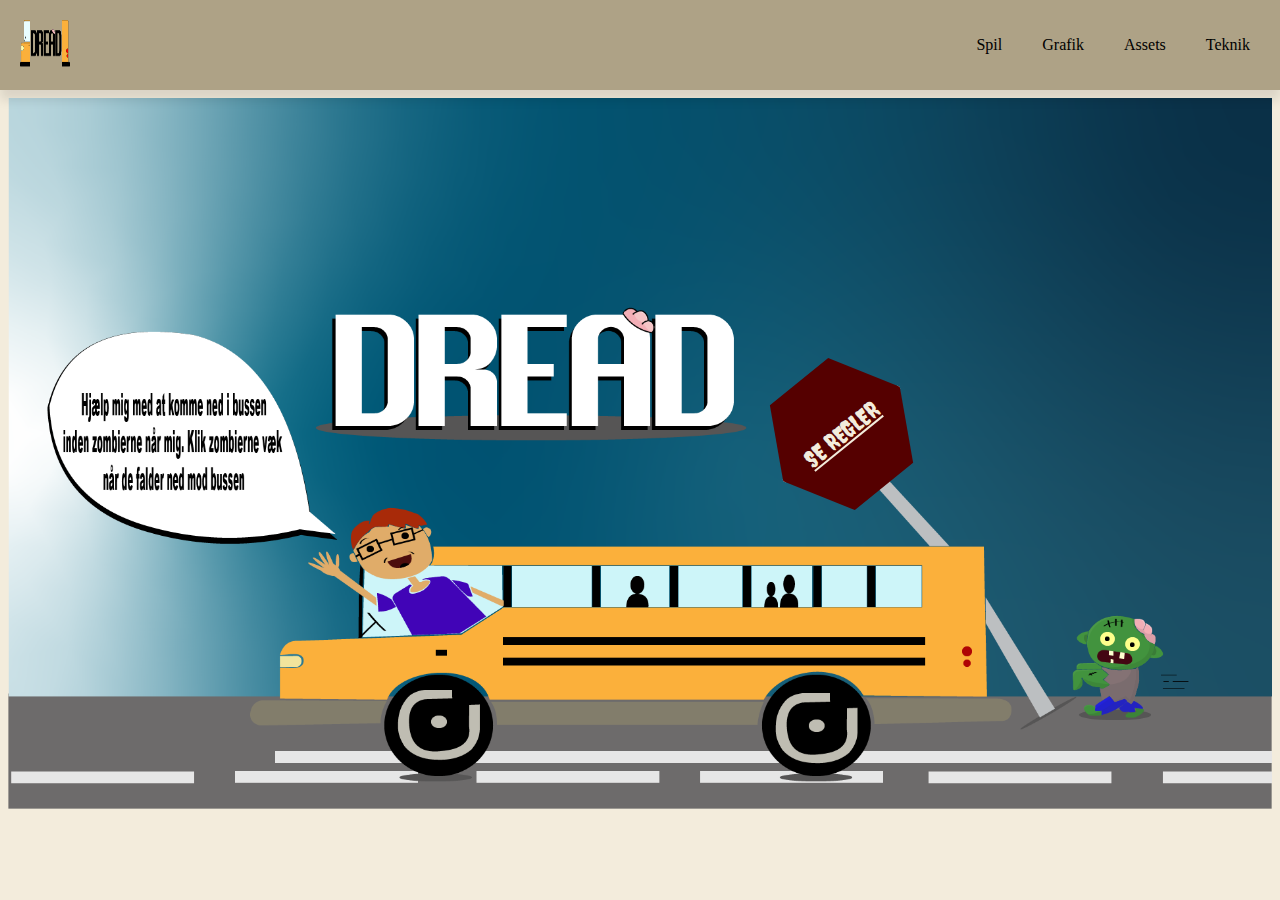
<file: index.html>
<!DOCTYPE html>
<html lang="da">

<head>
    <meta charset="UTF-8">
    <meta name="viewport" content="width=device-width, initial-scale=1.0">
    <title>Forside</title>

    <link rel="preconnect" href="https://fonts.googleapis.com">
    <link rel="preconnect" href="https://fonts.gstatic.com" crossorigin>
    <link
        href="https://fonts.googleapis.com/css2?family=Creepster&family=Maitree&family=Sarabun:ital,wght@0,100;0,200;0,300;0,400;0,500;0,600;0,700;0,800;1,100;1,200;1,300;1,400;1,500;1,600;1,700;1,800&display=swap"
        rel="stylesheet">

    <link rel="stylesheet" href="style.css">
    <link rel="stylesheet" href="layout.css">
    <link rel="stylesheet" href="spil.css">
</head>

<body>

    <header>
        <div class="logo">
            <a href="index.html">
                <img src="logo.webp" alt="Logo">
            </a>
        </div>
        <nav>
            <ul class="menu">
                <li><a href="spil.html">Spil</a></li>
                <li><a href="grafik.html">Grafik</a></li>
                <li><a href="assets.html">Assets</a></li>
                <li><a href="teknik.html">Teknik</a></li>
            </ul>
            <div class="burger">
                <div class="line"></div>
                <div class="line"></div>
                <div class="line"></div>
            </div>
        </nav>
    </header>

    <main>
        <div class="container">
            <img src="billeder/forside.png" alt="Forside">
            <a href="spil.html" id="forside_knap">SE REGLER</a>
        </div>
    </main>

    <footer></footer>
    <script src="menu.js"></script>
    <script src="animation.js"></script>
</body>

</html>
</file>
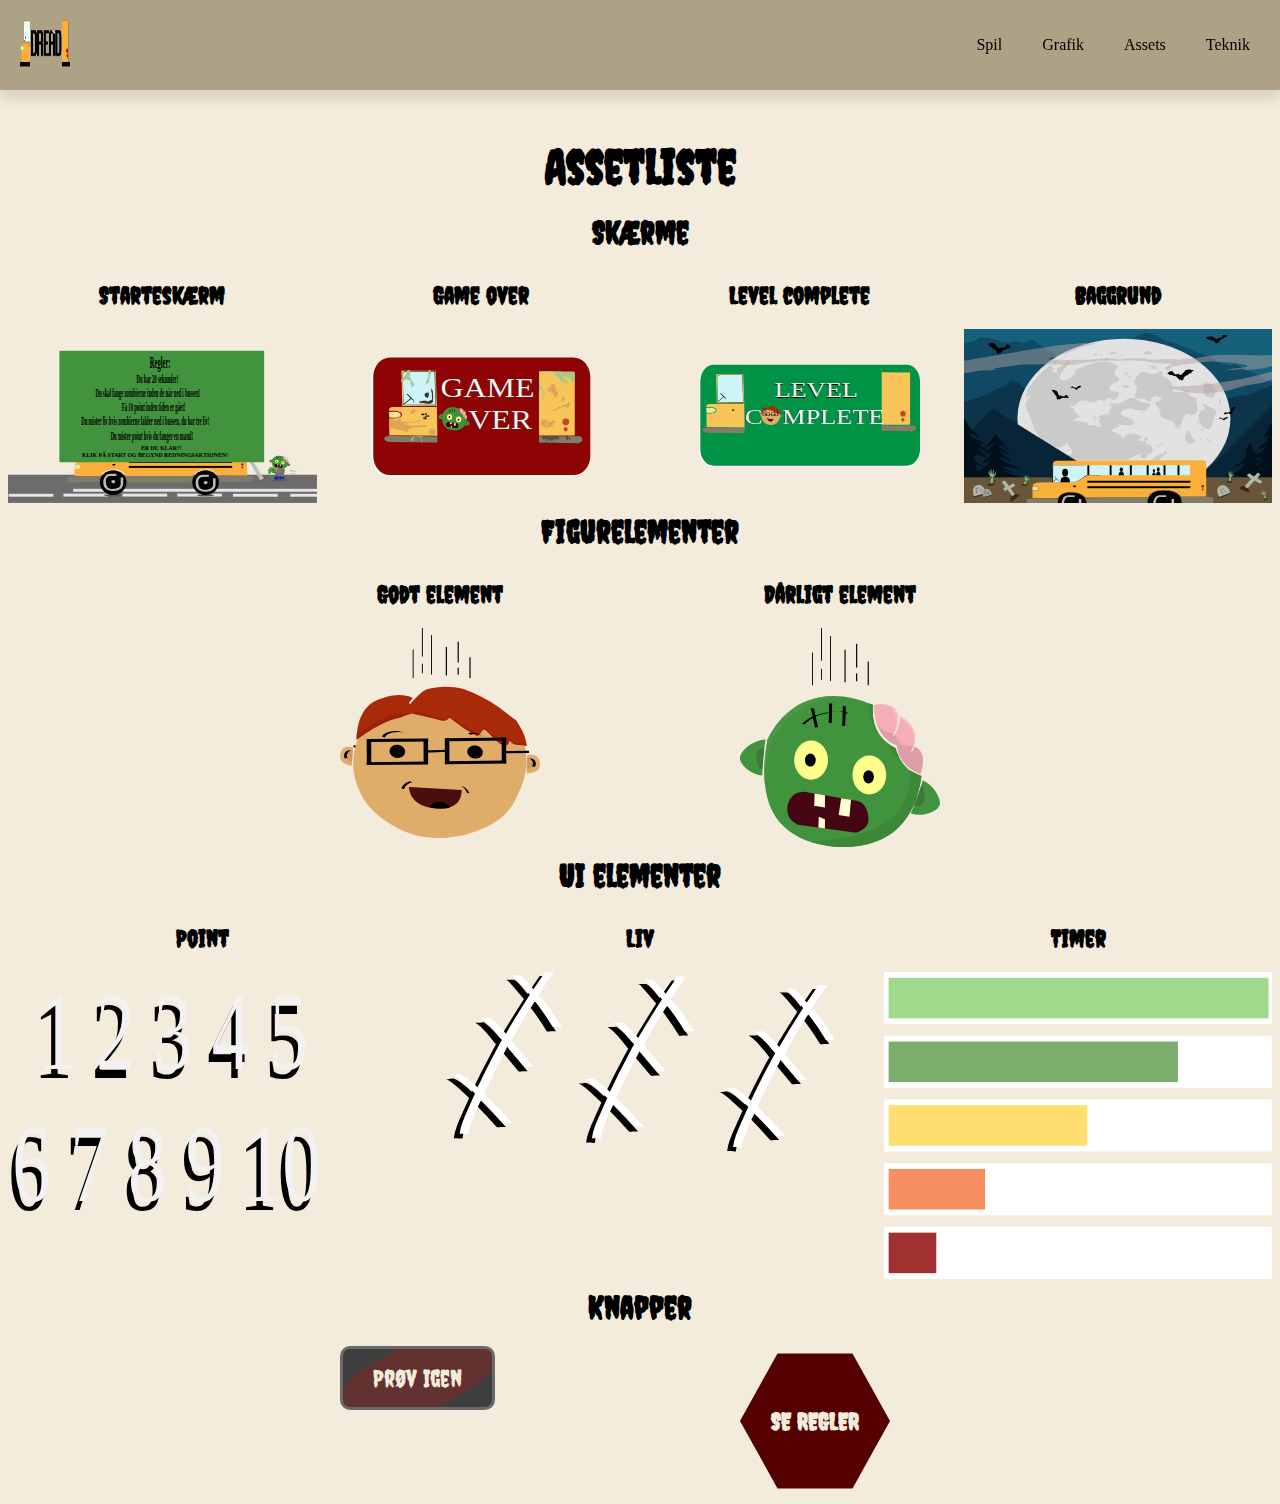
<file: assets.html>
<!DOCTYPE html>
<html lang="da">

<head>
    <meta charset="UTF-8">
    <meta name="viewport" content="width=device-width, initial-scale=1.0">
    <title>Forside</title>

    <link rel="preconnect" href="https://fonts.googleapis.com">
    <link rel="preconnect" href="https://fonts.gstatic.com" crossorigin>
    <link
        href="https://fonts.googleapis.com/css2?family=Creepster&family=Maitree&family=Sarabun:ital,wght@0,100;0,200;0,300;0,400;0,500;0,600;0,700;0,800;1,100;1,200;1,300;1,400;1,500;1,600;1,700;1,800&display=swap"
        rel="stylesheet">

    <link rel="stylesheet" href="style.css">
    <link rel="stylesheet" href="layout.css">
    <link rel="stylesheet" href="spil.css">
</head>

<body>

    <header>
        <div class="logo">
            <a href="index.html">
                <img src="logo.webp" alt="Logo">
            </a>
        </div>
        <nav>
            <ul class="menu">
                <li><a href="spil.html">Spil</a></li>
                <li><a href="grafik.html">Grafik</a></li>
                <li><a href="assets.html">Assets</a></li>
                <li><a href="teknik.html">Teknik</a></li>
            </ul>
            <div class="burger">
                <div class="line"></div>
                <div class="line"></div>
                <div class="line"></div>
            </div>
        </nav>
    </header>

    <main>
        <h1>Assetliste</h1>

        <h2>Skærme</h2>

        <div class="grid_1_1_1_1">
            <div>
                <h3>Starteskærm</h3>
                <img src="billeder/startskærm.svg" alt="Startskærm">
            </div>

            <div>
                <h3>Game over</h3>
                <img src="billeder/game-over.svg" alt="Game over">
            </div>

            <div>
                <h3>Level complete</h3>
                <img src="billeder/level-complete.svg" alt="Level complete">
            </div>

            <div>
                <h3>Baggrund</h3>
                <img src="billeder/baggrund.svg" alt="">
            </div>
        </div>

        <h2>Figurelementer</h2>

        <div class="grid_1_1">

            <div>
                <h3>Godt element</h3>
                <img src="billeder/mand.svg" alt="Mand">
            </div>

            <div>
                <h3>Dårligt element</h3>
                <img src="billeder/zombie.svg" alt="Zombie">
            </div>

        </div>

        <h2>UI elementer</h2>

        <div class="grid_1_1_1">

            <div>
                <h3>Point</h3>
                <img src="billeder/point.svg" alt="Point">
            </div>

            <div>
                <h3>Liv</h3>
                <img class="liv" src="billeder/liv_a3.svg" alt="Liv">
            </div>

            <div>
                <h3>Timer</h3>
                <img src="billeder/timer.svg" alt="Timer">
            </div>
        </div>

        <h2>Knapper</h2>

        <div class="grid_1_1">

            <div>
                <button class="zombie-button"><span>Prøv Igen</span></button>
            </div>

            <div>
                <button class="stop-sign-button">Se Regler</button>
            </div>

        </div>

    </main>

    <footer></footer>
    <script src="menu.js"></script>
    <script src="animation.js"></script>
</body>

</html>
</file>
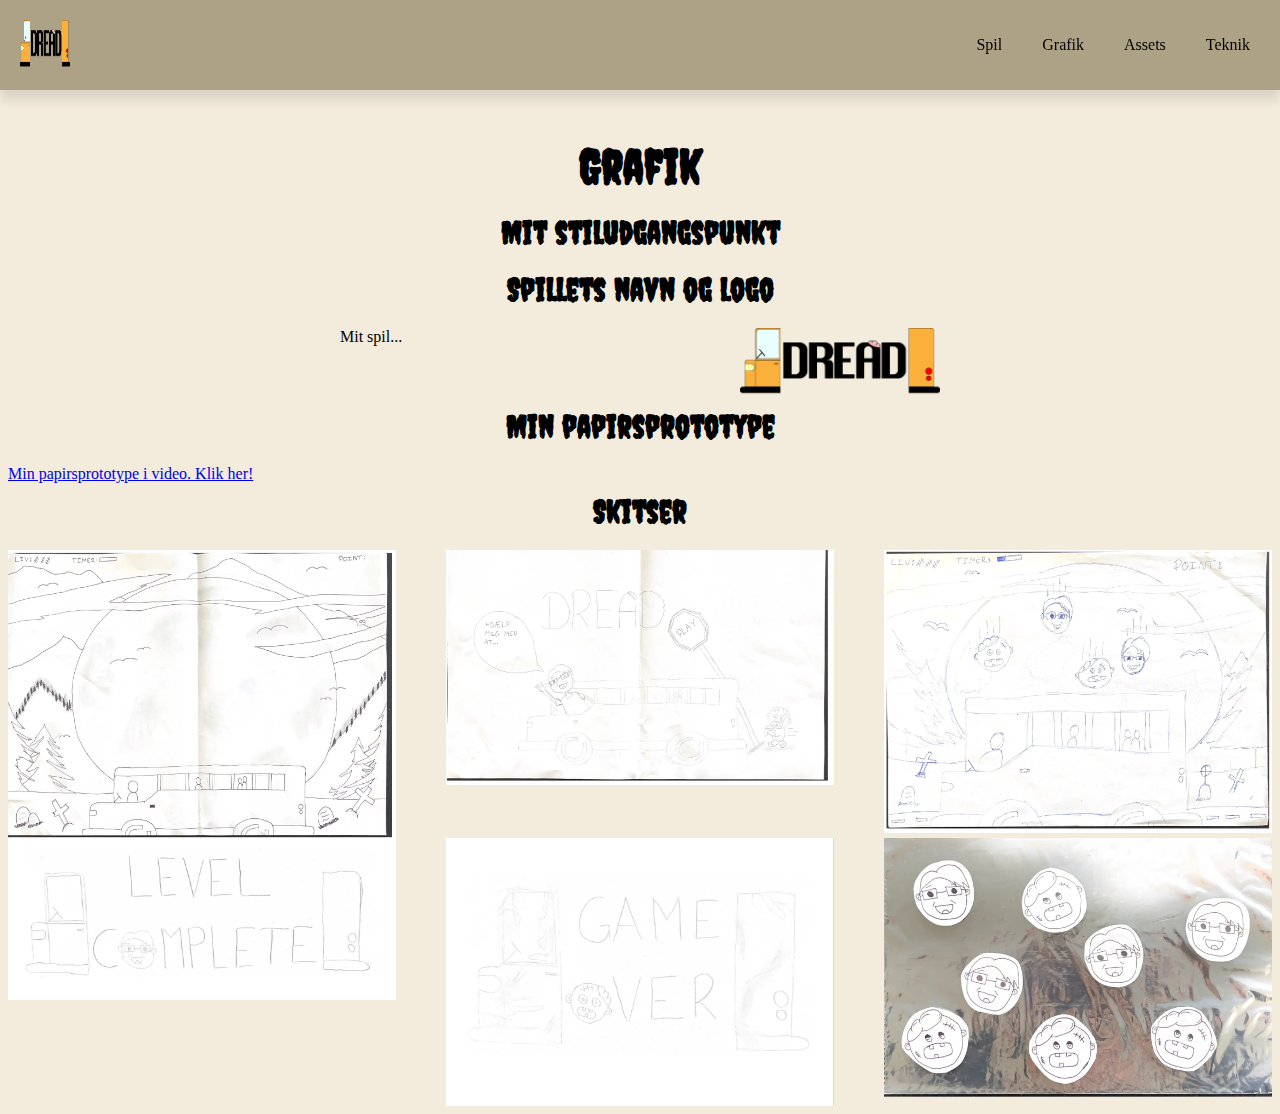
<file: grafik.html>
<!DOCTYPE html>
<html lang="da">

<head>
    <meta charset="UTF-8">
    <meta name="viewport" content="width=device-width, initial-scale=1.0">
    <title>Forside</title>

    <link rel="preconnect" href="https://fonts.googleapis.com">
    <link rel="preconnect" href="https://fonts.gstatic.com" crossorigin>
    <link
        href="https://fonts.googleapis.com/css2?family=Creepster&family=Maitree&family=Sarabun:ital,wght@0,100;0,200;0,300;0,400;0,500;0,600;0,700;0,800;1,100;1,200;1,300;1,400;1,500;1,600;1,700;1,800&display=swap"
        rel="stylesheet">

    <link rel="stylesheet" href="style.css">
    <link rel="stylesheet" href="layout.css">
    <link rel="stylesheet" href="spil.css">
</head>

<body>

    <header>
        <div class="logo">
            <a href="index.html">
                <img src="logo.webp" alt="Logo">
            </a>
        </div>
        <nav>
            <ul class="menu">
                <li><a href="spil.html">Spil</a></li>
                <li><a href="grafik.html">Grafik</a></li>
                <li><a href="assets.html">Assets</a></li>
                <li><a href="teknik.html">Teknik</a></li>
            </ul>
            <div class="burger">
                <div class="line"></div>
                <div class="line"></div>
                <div class="line"></div>
            </div>
        </nav>
    </header>

    <main>
        <h1>Grafik</h1>

        <h2>Mit stiludgangspunkt</h2>

        <h2>Spillets navn og logo</h2>

        <div class="grid_1_1">
            <p>Mit spil...</p>

            <img src="logo.webp" alt="Logo">
        </div>

        <h2>Min papirsprototype</h2>

        <a href="https://www.youtube.com/watch?v=CyxBnmQt4Cs"> Min papirsprototype i video. Klik
            her!</a>


        <h2>Skitser</h2>

        <div class="grid_1_1_1">

            <div>
                <img src="grafik-skitser/baggrund.webp" alt="baggrund">
            </div>

            <div>
                <img src="grafik-skitser/forside.webp" alt="Forside">
            </div>

            <div>
                <img src="grafik-skitser/spillet.webp" alt="Spillet">
            </div>

        </div>

        <div class="grid_1_1_1">

            <div>
                <img src="grafik-skitser/complete.webp" alt="complete">
            </div>

            <div>
                <img src="grafik-skitser/over.webp" alt="over">
            </div>

            <div>
                <img src="grafik-skitser/elementer.webp" alt="elementer">
            </div>

        </div>

    </main>

    <footer></footer>
    <script src="menu.js"></script>
    <script src="animation.js"></script>
</body>

</html>
</file>
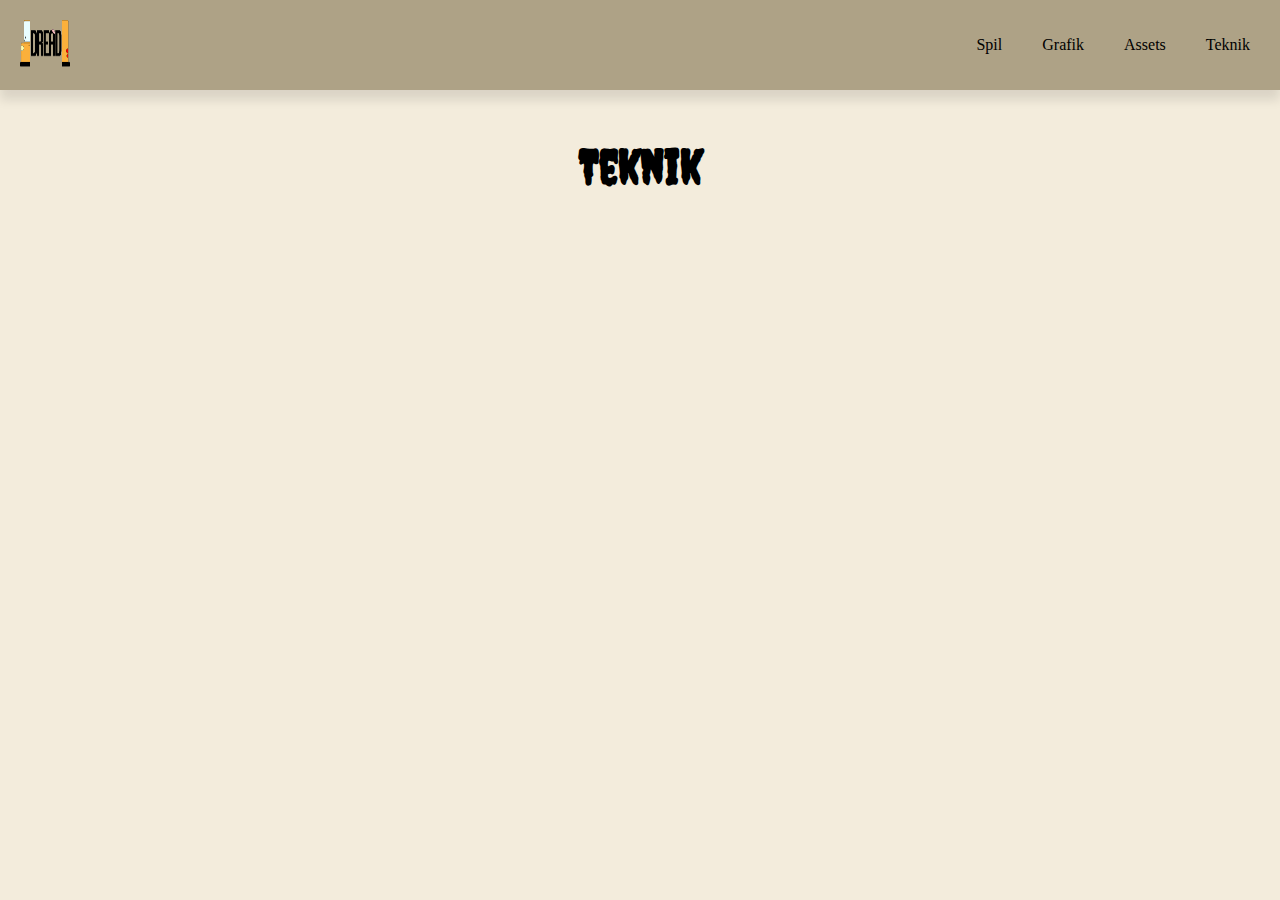
<file: teknik.html>
<!DOCTYPE html>
<html lang="da">

<head>
    <meta charset="UTF-8">
    <meta name="viewport" content="width=device-width, initial-scale=1.0">
    <title>Forside</title>

    <link rel="preconnect" href="https://fonts.googleapis.com">
    <link rel="preconnect" href="https://fonts.gstatic.com" crossorigin>
    <link
        href="https://fonts.googleapis.com/css2?family=Creepster&family=Maitree&family=Sarabun:ital,wght@0,100;0,200;0,300;0,400;0,500;0,600;0,700;0,800;1,100;1,200;1,300;1,400;1,500;1,600;1,700;1,800&display=swap"
        rel="stylesheet">

    <link rel="stylesheet" href="style.css">
    <link rel="stylesheet" href="layout.css">
    <link rel="stylesheet" href="spil.css">
</head>

<body>

    <header>
        <div class="logo">
            <a href="index.html">
                <img src="logo.webp" alt="Logo">
            </a>
        </div>
        <nav>
            <ul class="menu">
                <li><a href="spil.html">Spil</a></li>
                <li><a href="grafik.html">Grafik</a></li>
                <li><a href="assets.html">Assets</a></li>
                <li><a href="teknik.html">Teknik</a></li>
            </ul>
            <div class="burger">
                <div class="line"></div>
                <div class="line"></div>
                <div class="line"></div>
            </div>
        </nav>
    </header>

    <main>
        <h1>Teknik</h1>
    </main>

    <footer></footer>
    <script src="menu.js"></script>
    <script src="animation.js"></script>
</body>

</html>
</file>
<file: style.css>
img {
  width: 100%;
  height: auto;
  display: block;
}

/* Menu */

* {
  margin: 0;
  padding: 0;
  box-sizing: border-box;
}

header {
  position: sticky;
  top: 0;
  display: flex;
  justify-content: space-between;
  align-items: center;
  padding: 20px;
  background-color: #aea286;
  box-shadow: 0 10px 10px rgba(0, 0, 0, 0.1);
  z-index: 2000; /* Gør z-index højere end hero-billedet */
}

.logo img {
  width: 50px;
  height: 50px;
}

nav {
  display: flex;
  align-items: center;
}

.menu {
  display: flex;
  list-style: none;
  margin: 0;
  padding: 0;
}

.menu li {
  margin-right: 20px;
}

.menu li:last-child {
  margin-right: 0;
}

.menu a {
  display: block;
  padding: 10px;
  color: #000000;
  text-decoration: none;
  transition: color 0.3s;
  text-align: end;
}

.menu a:hover {
  color: #0e405a;
}

.burger {
  width: 30px;
  height: 20px;
  cursor: pointer;
}

.burger .line {
  width: 100%;
  height: 2px;
  background-color: #000000;
  margin-bottom: 5px;
  transition: 0.2s linear;
}
.burger {
  display: none;
}
@media screen and (max-width: 800px) {
  .menu {
    display: none;
  }
  .burger {
    display: block;
  }
  .burger.active .line:nth-child(1) {
    transform: rotate(45deg) translate(5px, 5px);
    transition: 0.2s linear;
  }

  .burger.active .line:nth-child(2) {
    opacity: 0;
    transition: 0.15s linear;
  }

  .burger.active .line:nth-child(3) {
    transform: rotate(-45deg) translate(5px, -5px);
    transition: 0.2s linear;
  }

  nav.active .menu {
    display: block;
    background-color: #9f9898;
    position: absolute;
    top: 94px;
    left: 0;
    width: 100%;
    box-shadow: 0 10px 10px rgba(0, 0, 0, 0.1);
    z-index: 1;
  }

  nav.active .menu li {
    margin: 10px 20px;
  }

  nav.active .menu a {
    font-size: 24px;
  }
}

/* Overskrifter og fonts */

.creepster-regular {
  font-family: "Creepster", system-ui;
  font-weight: 400;
  font-style: normal;
}

h1,
h2,
h3 {
  font-family: "Creepster", system-ui;
  margin-top: 10px;
  text-align: center;
}

h1 {
  font-size: 3rem;
  margin-top: 40px;
  margin-bottom: 20px;
}

h2 {
  font-size: 2rem;
  margin-top: 10px;
  margin-bottom: 20px;
}

h3 {
  font-size: 1.5rem;
  margin-top: 10px;
  margin-bottom: 20px;
}

#game_ui {
  font-family: "Creepster", system-ui;
  font-size: 11px;
  margin-top: 10px;
  text-align: center;
  color: #f3ecdc;
}

/* Farver */

body {
  background-color: #f3ecdc;
}

main {
  background-color: #f3ecdc;
  padding: 0.5rem;
}

/* Timer */

#time_board {
  position: absolute;
  top: 3%; /* Placeres i toppen */
  right: 3%; /* Placeres til højre */
  width: 10%; /* Ændre bredden for en vandret timer */
}
#time_container {
  width: 110%; /* Ændre bredden for en vandret timer */
  aspect-ratio: 5 / 1; /* Forholdet skal være bredere end højere */
  border: solid 2.5px #f3ecdc; /* Synlig kant */
}
#time_sprite {
  width: 100%;
  height: 100%; /* Sikrer, at vi ser hele containeren til start */
  transform-origin: left; /* Krymper fra venstre mod højre */
}

.time {
  animation-name: time_kf;
  animation-duration: 15s;
  animation-iteration-count: 1;
  animation-timing-function: linear;
  animation-fill-mode: both;
}

@keyframes time_kf {
  0% {
    scale: 1 1;
    background-color: #a0d98b; /* Startfarve rød */
  }
  25% {
    background-color: #7dad6c; /* Skift 25% */
  }
  50% {
    background-color: #ffdd6e;
  }
  75% {
    background-color: #f68e5f;
  }
  100% {
    scale: 0 1;
    background-color: #a13030;
  }
}

/* Knapper */

/* Spil igen knap */

/* Grundstil for knappen */
.zombie-button {
  background-color: #3e3e3e; /* Mørkegrå baggrund */
  color: #f3ecdc; /* Lys tekst */
  font-family: "Creepster", cursive; /* Uhyggelig skrifttype */
  font-size: 24px;
  padding: 15px 30px;
  border: 3px solid #6a6a6a;
  border-radius: 10px;
  cursor: pointer;
  position: relative;
  overflow: hidden;
  transition: all 0.3s ease;
  outline: none;
}

/* Effekt når musen er over knappen */
.zombie-button:hover {
  background-color: #550000; /* Rødlig farve, som blod */
  color: #ffe1e1; /* Lys rød tekst */
  transform: translateY(-2px);
  box-shadow: 0px 4px 10px rgba(0, 0, 0, 0.4);
}

/* Ekstra styling (fx blodstænk) */
.zombie-button:before {
  content: "";
  position: absolute;
  top: 50%;
  left: 50%;
  width: 120%;
  height: 120%;
  background: rgba(255, 0, 0, 0.2);
  transform: translate(-50%, -50%) rotate(-30deg);
  border-radius: 30%;
  z-index: 1;
  pointer-events: none;
}

/* Placerer teksten foran blodstænk */
.zombie-button span {
  position: relative;
  z-index: 2;
}

/* Forside-play knap */

.container {
  position: relative;
  display: inline-block; /* Holder elementerne sammen */
}

/* Forside-play knap */
/* Grundstil for Hexagon knap */
#forside_knap {
  width: 150px;
  height: 150px;
  background-color: #550000; /* Klassisk stopskilt rød */
  color: #f3ecdc; /* Hvid tekst */
  font-family: "Creepster", cursive; /* Uhyggelig skrifttype */
  font-size: 24px;
  display: flex;
  align-items: center;
  justify-content: center;
  text-transform: uppercase;
  border: none;
  clip-path: polygon(25% 5%, 75% 5%, 100% 50%, 75% 95%, 25% 95%, 0% 50%); /* Hexagon form */
  cursor: pointer;
  transition: all 0.3s ease;
  position: absolute;
  box-shadow: 0px 0px 0px 5px #ffffff, /* Hvid kant */ 0px 4px 10px rgba(0, 0, 0, 0.3); /* Let skygge */
  top: 38%;
  left: 62%;
  transform: translate(-17%, -6%) rotate(-39deg);
  animation-name: start_knap_kf;
  animation-duration: 0.5s;
  animation-timing-function: linear;
  animation-iteration-count: infinite;
  animation-direction: alternate;
}

/* Hover-effekt for knappen */
#forside_knap:hover {
  background-color: #990000; /* Mørkere rød ved hover */
  box-shadow: 0px 0px 0px 5px #ffffff, /* Hvid kant */ 0px 6px 15px rgba(0, 0, 0, 0.5); /* Øget skygge */
  transform: scale(1.05); /* Lidt større ved hover */
  transform: translate(-17%, -6%) rotate(-39deg);
}

@keyframes start_knap_kf {
  100% {
    scale: 1.2;
  }
}

/* Grundstil for Hexagon knap */
.stop-sign-button {
  width: 150px;
  height: 150px;
  background-color: #550000; /* Klassisk stopskilt rød */
  color: #f3ecdc; /* Hvid tekst */
  font-family: Arial, sans-serif;
  font-weight: bold;
  font-size: 24px;
  display: flex;
  align-items: center;
  justify-content: center;
  text-transform: uppercase;
  border: none;
  clip-path: polygon(25% 5%, 75% 5%, 100% 50%, 75% 95%, 25% 95%, 0% 50%); /* Hexagon form */
  cursor: pointer;
  transition: all 0.3s ease;
  position: relative;
  box-shadow: 0px 0px 0px 5px #ffffff, /* Hvid kant */ 0px 4px 10px rgba(0, 0, 0, 0.3); /* Let skygge */
}

/* Hover-effekt for knappen */
.stop-sign-button:hover {
  background-color: #990000; /* Mørkere rød ved hover */
  box-shadow: 0px 0px 0px 5px #ffffff, /* Hvid kant */ 0px 6px 15px rgba(0, 0, 0, 0.5); /* Øget skygge */
  transform: scale(1.05); /* Lidt større ved hover */
}

.stop-sign-button {
  font-family: "Creepster", system-ui;
}
</file>
<file: layout.css>
/* Assetliste */

.grid_1_1_1_1 {
  display: grid;
  grid-template-columns: 1fr 1fr;
  gap: 10px;
}

.grid_1_1 {
  display: grid;
  grid-template-columns: 125px 125px;
  gap: 10px;
  justify-content: center;
  column-gap: 100px;
}

.grid_1_1_1 {
  display: grid;
  grid-template-columns: 100px 100px 100px;
  gap: 10px;
  justify-content: center;
}

@media (min-width: 700px) {
  .grid_1_1_1_1 {
    display: grid;
    grid-template-columns: 1fr 1fr 1fr 1fr;
    gap: 10px;
  }

  .grid_1_1 {
    display: grid;
    grid-template-columns: 200px 200px;
    gap: 10px;
    justify-content: center;
    column-gap: 200px;
  }

  .grid_1_1_1 {
    display: grid;
    grid-template-columns: 1fr 1fr 1fr;
    gap: 10px;
    justify-content: center;
    column-gap: 50px;
  }
}

@media (min-width: 620px) {
  #game_ui {
    font-size: 1.5rem;
  }
}
</file>
<file: spil.css>
/* Reset */
* {
  padding: 0;
  margin: 0;
}

/* Elementstyles */
#screen {
  width: 100%;
  aspect-ratio: 16/9;
  position: relative;
}

#game_background {
  width: 100%;
  height: 100%;
  position: absolute;
  top: 0;
  left: 0;
  background-image: url(billeder/baggrund.svg);
  background-size: cover;
}

#start {
  width: 100%;
  height: 100%;
  position: absolute;
  top: 0;
  left: 0;
  /* background-color: pink; */
  background-image: url(billeder/startskærm.png);
  background-size: cover;
  z-index: 1000;
}

#start_knap {
  background-color: #20511d; /* Mørkegrøn baggrund */
  color: #ffffff; /* Hvid tekst */
  font-family: "Creepster", cursive; /* Uhyggelig skrifttype */
  font-size: 24px;
  padding: 15px 30px;
  border: 3px solid #6a6a6a;
  border-radius: 10px;
  cursor: pointer;
  position: relative;
  overflow: hidden;
  transition: all 0.3s ease;
  outline: none;
  top: 80%;
  left: 46%;
  width: 8%;

  animation-name: start_knap_kf;
  animation-duration: 0.5s;
  animation-iteration-count: infinite;
  animation-direction: alternate;
  animation-timing-function: linear;
}

/* Effekt når musen er over knappen */
#start_knap:hover {
  background-color: #550000; /* Rødlig farve, som blod */
  color: #ffe1e1; /* Lys rød tekst */
  transform: translateY(-2px);
  box-shadow: 0px 4px 10px rgba(0, 0, 0, 0.4);
}

/* Ekstra styling (fx blodstænk) */
#start_knap:before {
  content: "";
  position: absolute;
  top: 50%;
  left: 50%;
  width: 120%;
  height: 120%;
  background: rgba(255, 0, 0, 0.2);
  transform: translate(-50%, -50%) rotate(-30deg);
  border-radius: 30%;
  z-index: 1;
  pointer-events: none;
}

/* Placerer teksten foran blodstænk */
#start_knap span {
  position: relative;
  z-index: 2;
}

#game_over {
  width: 100%;
  height: 100%;
  position: absolute;
  top: 0;
  left: 0;
  /* background-color: red; */
  background-image: url(billeder/game-over.svg);
  background-size: cover;
  z-index: 1000;
}
#genstart1 {
  background-color: #3e3e3e; /* Mørkegrå baggrund */
  color: #f3ecdc; /* Lys tekst */
  font-family: "Creepster", cursive; /* Uhyggelig skrifttype */
  font-size: 24px;
  padding: 15px 30px;
  border: 3px solid #6a6a6a;
  border-radius: 10px;
  cursor: pointer;
  position: relative;
  overflow: hidden;
  transition: all 0.3s ease;
  outline: none;
  animation-name: genstart1_kf;
  animation-duration: 0.5s;
  animation-timing-function: linear;
  animation-iteration-count: infinite;
  animation-direction: alternate;
  top: 73%;
  left: 45%;
  width: 11%;
}
@keyframes genstart1_kf {
  100% {
    scale: 1.2;
  }
}

/* Effekt når musen er over knappen */
#genstart1:hover {
  background-color: #550000; /* Rødlig farve, som blod */
  color: #ffe1e1; /* Lys rød tekst */
  transform: translateY(-2px);
  box-shadow: 0px 4px 10px rgba(0, 0, 0, 0.4);
}

/* Ekstra styling (fx blodstænk) */
#genstart1:before {
  content: "";
  position: absolute;
  top: 50%;
  left: 50%;
  width: 120%;
  height: 120%;
  background: rgba(255, 0, 0, 0.2);
  transform: translate(-50%, -50%) rotate(-30deg);
  border-radius: 30%;
  z-index: 1;
  pointer-events: none;
}

/* Placerer teksten foran blodstænk */
#genstart1 span {
  position: relative;
  z-index: 2;
}

#level_complete {
  width: 100%;
  height: 100%;
  position: absolute;
  top: 0;
  left: 0;
  /* background-color: green; */
  background-image: url(billeder/level-complete.svg);
  background-size: cover;
  z-index: 1000;
}

#genstart2 {
  background-color: #3e3e3e; /* Mørkegrå baggrund */
  color: #f3ecdc; /* Lys tekst */
  font-family: "Creepster", cursive; /* Uhyggelig skrifttype */
  font-size: 24px;
  padding: 15px 30px;
  border: 3px solid #6a6a6a;
  border-radius: 10px;
  cursor: pointer;
  position: relative;
  overflow: hidden;
  transition: all 0.3s ease;
  outline: none;
  animation-name: genstart2_kf;
  animation-duration: 0.5s;
  animation-timing-function: linear;
  animation-iteration-count: infinite;
  animation-direction: alternate;
  top: 68%;
  left: 47%;
  width: 11%;
}
@keyframes genstart2_kf {
  100% {
    scale: 1.2;
  }
}

/* Effekt når musen er over knappen */
#genstart2:hover {
  background-color: #550000; /* Rødlig farve, som blod */
  color: #ffe1e1; /* Lys rød tekst */
  transform: translateY(-2px);
  box-shadow: 0px 4px 10px rgba(0, 0, 0, 0.4);
}

/* Ekstra styling (fx blodstænk) */
#genstart2:before {
  content: "";
  position: absolute;
  top: 50%;
  left: 50%;
  width: 120%;
  height: 120%;
  background: rgba(255, 0, 0, 0.2);
  transform: translate(-50%, -50%) rotate(-30deg);
  border-radius: 30%;
  z-index: 1;
  pointer-events: none;
}

/* Placerer teksten foran blodstænk */
#genstart2 span {
  position: relative;
  z-index: 2;
}

.skjul {
  display: none;
}

#game_elements,
#game_ui {
  width: 100%;
  height: 100%;
  position: absolute;
  top: 0;
  left: 0;
}

#game_ui {
  position: absolute;
  top: 0;
  left: 0;
  width: 100%;
  height: 100%;
  pointer-events: none;
}

#mand_container,
#mand_container1 {
  position: absolute;
  width: 10%;
  aspect-ratio: 589.8/620.6;
  top: -22%;
  /* left: 68%; */
}

#mand_sprite,
#mand_sprite1 {
  width: 100%;
  height: 100%;
  background-image: url(billeder/mand.svg);
  background-size: cover;
}

#zombie_container,
#zombie_container1,
#zombie_container2 {
  position: absolute;
  width: 10%;
  aspect-ratio: 596.6/654.4;
  top: -22%;
  /* left: 23%; */
}

#zombie_sprite,
#zombie_sprite1,
#zombie_sprite2 {
  width: 100%;
  height: 100%;
  background-image: url(billeder/zombie.svg);
  background-size: cover;
}

#score_board {
  position: absolute;
  width: 9%;
  aspect-ratio: 797.4/580.9;
  top: 3%;
  left: 13%;
  /* background-image: url(billeder/point.svg);
  background-size: cover; */
}

#life_board {
  position: absolute;
  top: 3%; /* Placeres i toppen */
  left: 2%; /* Placeres til højre */
  width: 12%;
  display: flex;
  gap: 2%;
}

#liv1,
#liv2,
#liv3 {
  width: 25%;
  aspect-ratio: 31.5/45.4;
  background-image: url(billeder/liv_enkelt.svg);
  background-size: cover;
}

#liv {
  position: absolute;
  bottom: 17%;
  left: 26%;
  font-size: 2rem;
  font-family: "Creepster", system-ui;
}

.gray {
  display: none;
}

/* ///////////////////////////ANIMATION///////////////////////////*/

/* Drop animation */
.drop {
  animation-name: drop_kf;
  animation-duration: 3s;
  animation-timing-function: linear;
  animation-iteration-count: infinite;
}

@keyframes drop_kf {
  0% {
    transform: translate(0, -200%);
  }
  100% {
    transform: translate(0, 600%);
  }
}

.speed1 {
  animation-duration: 3s;
}

.speed2 {
  animation-duration: 2s;
}

.speed3 {
  animation-duration: 1.8s;
}

/* Spin animation - zombie*/
.spin {
  animation-name: spin_kf;
  animation-duration: 1s;
  animation-timing-function: linear;
}

@keyframes spin_kf {
  100% {
    transform: rotate(360deg);
  }
}

.frys {
  animation-play-state: paused;
}
/* zoom animation - mand */

.zoom_in {
  animation-name: zoom_in_kf;
  animation-duration: 0.8s;
  animation-timing-function: linear;
  animation-fill-mode: both;
}
@keyframes zoom_in_kf {
  0% {
    scale: 1;
  }
  30% {
    scale: 1.5;
  }
  100% {
    scale: 0;
  }
}

/* forsvind animation - zombie */

.forsvind {
  animation-name: forsvind_kf;
  animation-duration: 1s;
  animation-iteration-count: 1;
  animation-timing-function: linear;
  animation-fill-mode: both;
}

@keyframes forsvind_kf {
  0% {
    opacity: 1;
  }

  100% {
    opacity: 0;
    rotate: 360deg;
  }
}

/* ///////////////////////////POSITIONER OG DELAY///////////////////////////*/

.pos1 {
  left: 25%;
}
.pos2 {
  left: 35%;
}
.pos3 {
  left: 45%;
}
.pos4 {
  left: 55%;
}
.pos5 {
  left: 65%;
}
.pos6 {
  left: 75%;
}

.delay1 {
  animation-delay: 0s;
}
.delay2 {
  animation-delay: 0.3s;
}
.delay3 {
  animation-delay: 0.7s;
}
.delay4 {
  animation-delay: 1s;
}
</file>
